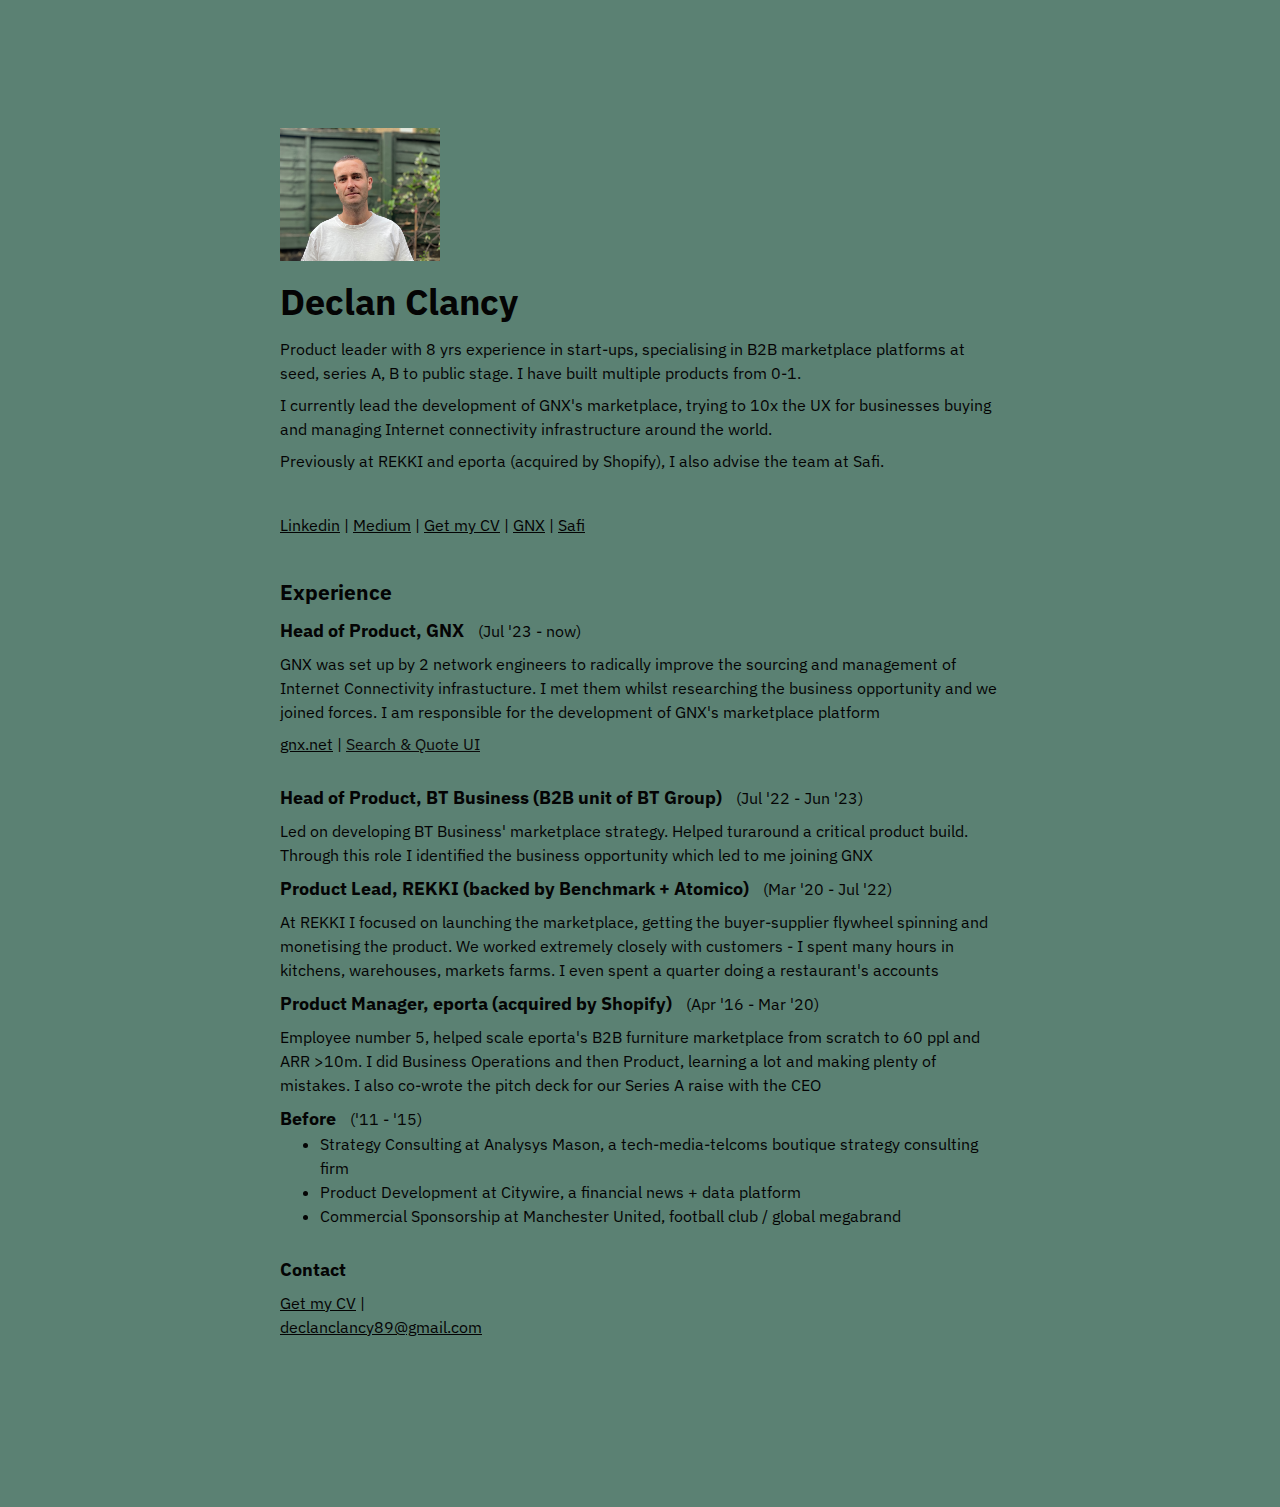
<file: index.html>
<!DOCTYPE html>
<html>
    <head>
        <title>Declan Clancy - Product Leader in London, UK</title>
        <meta name="viewport" content="width=device-width, initial-scale=1" />
        <link rel="stylesheet" href="./styles.css" />
    </head>
    <body>
        <header>
            <img width="160" alt="Profile picture" src="images/profile.JPG" />
            <spacer size="2"></spacer>
            <h1>Declan Clancy</h1>
        </header>

        <spacer size="2"></spacer>
        
        <section class="info">
            <p>Product leader with 8 yrs experience in start-ups, specialising in B2B marketplace platforms at seed, series A, B to public stage. I have built multiple products from 0-1.
                <spacer size="2"></spacer>
                I currently lead the development of GNX's marketplace, trying to 10x the UX for businesses buying and managing Internet connectivity infrastructure around the world.
                <spacer size="2"></spacer>
                Previously at REKKI and eporta (acquired by Shopify), I also advise the team at Safi.
            </section>
        </section>

        <section class="links">
             <a href="https://www.linkedin.com/in/declancy89/">Linkedin</a>
            | <a href="https://medium.com/@declanclancy89/5-tips-for-b2b-960fbcc29d10">Medium</a>
            | <a href="mailto:declanclancy89@gmail.com?subject=Hi%20please%20send%20me%20your%20CV">Get my CV</a>
            | <a href="https://gnx.net/">GNX</a>
            | <a href="https://www.safi.co/">Safi</a>
            </section>
        
        <section>
            <h2>Experience</h2>
            <spacer size="2"></spacer>

            <section>
              <h3 style="display: inline-block; margin: 0;">Head of Product, GNX</h3>
               <p class="years" style="display: inline-block; margin: 0 0 0 10px;">(Jul '23 - now)</p>
               <spacer size="2"></spacer>
                <p>GNX was set up by 2 network engineers to radically improve the sourcing and management of Internet Connectivity infrastucture. I met them whilst researching the business opportunity and we joined forces. I am responsible for the development of GNX's marketplace platform <p>
                    <spacer size="2"></spacer>
             <section>

            <section class="links">
                
                <a href="https://gnx.net/">gnx.net</a>
                | 
                <title>GIF</title>
                <style>
                    #gif-container {
                        display: none; /* Hide the GIF by default */
                        margin-top: 20px;
                    }
                    .link {
                        color: #0b0b0b; /* Blue color for links */
                        text-decoration: underline;
                        cursor: pointer;
                    }
                </style>
                <a href="javascript:void(0);" class="link" onclick="showGif()">Search & Quote UI</a>
                <div id="gif-container">
                    <img width="500" alt="SearchQuote" src="images/Search_Quote.gif" />
                </div>
                <script>
                    function showGif() {
                        var gifContainer = document.getElementById('gif-container');
                        if (gifContainer.style.display === 'none' || gifContainer.style.display === '') {
                            gifContainer.style.display = 'block';
                        } else {
                            gifContainer.style.display = 'none';
                        }
                    }
                </script>

           </section>

           <section>
            <h3 style="display: inline-block; margin: 0;">Head of Product, BT Business (B2B unit of BT Group) </h3>
             <p class="years" style="display: inline-block; margin: 0 0 0 10px;">(Jul '22 - Jun '23)</p>
             <spacer size="2"></spacer>
              <p>Led on developing BT Business' marketplace strategy. Helped turaround a critical product build. Through this role I identified the business opportunity which led to me joining GNX <p>
                  <spacer size="2"></spacer>
         <section>

            <section>
                <h3 style="display: inline-block; margin: 0;">Product Lead, REKKI (backed by Benchmark + Atomico)</h3>
                 <p class="years" style="display: inline-block; margin: 0 0 0 10px;">(Mar '20 - Jul '22)</p>
                 <spacer size="2"></spacer>
                  <p>At REKKI I focused on launching the marketplace, getting the buyer-supplier flywheel spinning and monetising the product. We worked extremely closely with customers - I spent many hours in kitchens, warehouses, markets farms. I even spent a quarter doing a restaurant's accounts  <p>
                      <spacer size="2"></spacer>
             <section>
       
                <section>
                    <h3 style="display: inline-block; margin: 0;">Product Manager, eporta (acquired by Shopify)</h3>
                     <p class="years" style="display: inline-block; margin: 0 0 0 10px;">(Apr '16 - Mar '20)</p>
                     <spacer size="2"></spacer>
                      <p>Employee number 5, helped scale eporta's B2B furniture marketplace from scratch to 60 ppl and ARR >10m. I did Business Operations and then Product, learning a lot and making plenty of mistakes. I also co-wrote the pitch deck for our Series A raise with the CEO <p>
                          <spacer size="2"></spacer>
                 <section>    

              <section>
                <h3 style="display: inline-block; margin: 0;">Before</h3>
                 <p class="years" style="display: inline-block; margin: 0 0 0 10px;">('11 - '15)</p>
                  
                  <ul>
                    <li>Strategy Consulting at Analysys Mason, a tech-media-telcoms boutique strategy consulting firm
                    <li>Product Development at Citywire, a financial news + data platform  
                    <li>Commercial Sponsorship at Manchester United, football club / global megabrand</li>  
                  </ul>
              </section>

              <section>
                <h3>Contact</h3>
                <spacer size="2"></spacer>
                <section>
                <section class="links">
                       <a href="mailto:declanclancy89@gmail.com?subject=Hi%20please%20send%20me%20your%20CV">Get my CV</a>
                       | <p><a href="mailto:declanclancy89@gmail.com">declanclancy89@gmail.com</a></p>
                       </section>
        
    </body>
</html>
</file>
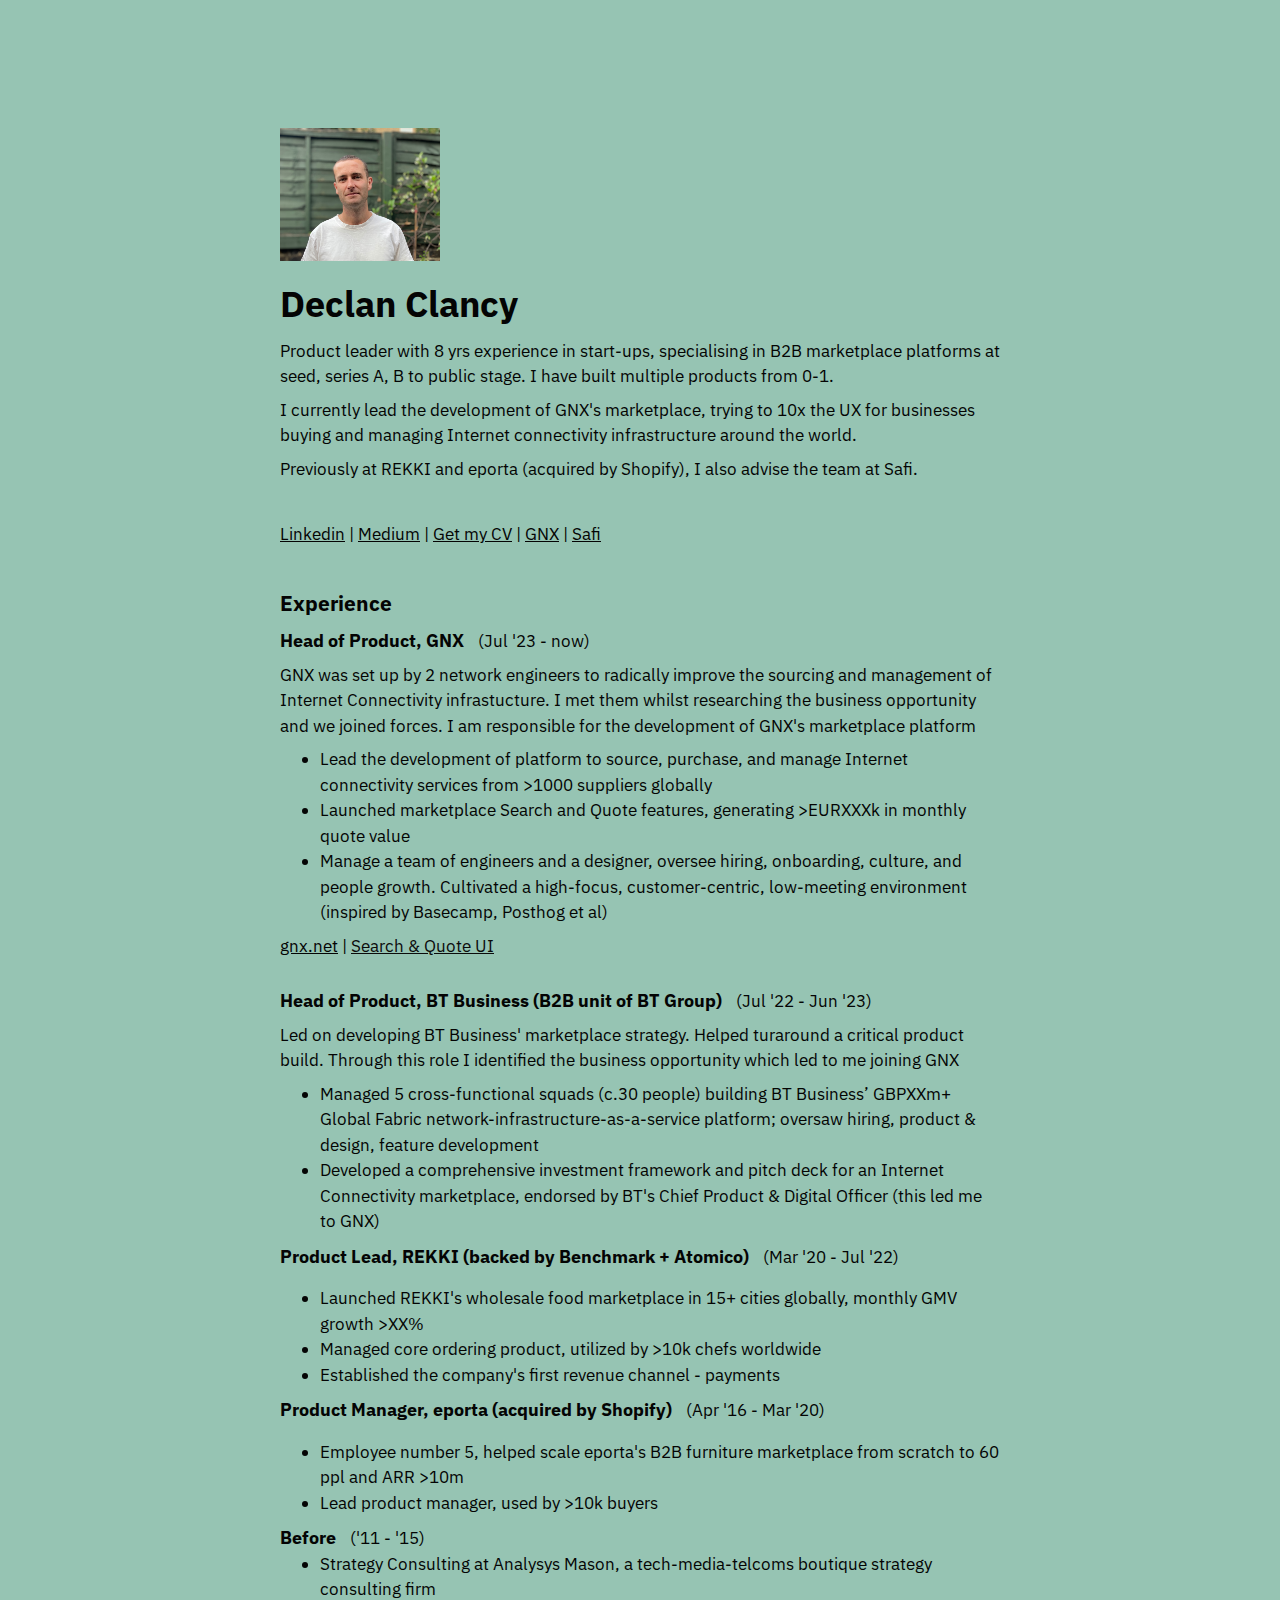
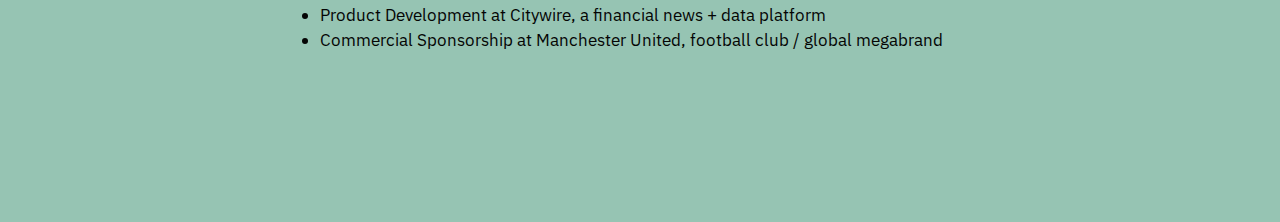
<file: test-site/index.html>
<!DOCTYPE html>
<html>
    <head>
        <title>website</title>
        <meta name="viewport" content="width=device-width, initial-scale=1" />
        <link rel="stylesheet" href="./styles.css" />
    </head>
    <body>
        <header>
            <img width="160" alt="Profile picture" src="images/profile.JPG" />
            <spacer size="2"></spacer>
            <h1>Declan Clancy</h1>
        </header>

        <spacer size="2"></spacer>
        
        <section class="info">
            <p>Product leader with 8 yrs experience in start-ups, specialising in B2B marketplace platforms at seed, series A, B to public stage. I have built multiple products from 0-1.
                <spacer size="2"></spacer>
                I currently lead the development of GNX's marketplace, trying to 10x the UX for businesses buying and managing Internet connectivity infrastructure around the world.
                <spacer size="2"></spacer>
                Previously at REKKI and eporta (acquired by Shopify), I also advise the team at Safi.
            </section>
        </section>

        <section class="links">
             <a href="https://www.linkedin.com/in/declancy89/">Linkedin</a>
            | <a href="https://medium.com/@declanclancy89/5-tips-for-b2b-960fbcc29d10">Medium</a>
            | <a href="mailto:declanclancy89@gmail.com">Get my CV</a>
            | <a href="https://gnx.net/">GNX</a>
            | <a href="https://www.safi.co/">Safi</a>
            </section>
        
        <section>
            <h2>Experience</h2>
            <spacer size="2"></spacer>

            <section>
              <h3 style="display: inline-block; margin: 0;">Head of Product, GNX</h3>
               <p class="years" style="display: inline-block; margin: 0 0 0 10px;">(Jul '23 - now)</p>
               <spacer size="2"></spacer>
                <p>GNX was set up by 2 network engineers to radically improve the sourcing and management of Internet Connectivity infrastucture. I met them whilst researching the business opportunity and we joined forces. I am responsible for the development of GNX's marketplace platform<p>
                    <spacer size="2"></spacer>
                    <ul>
                    <li>Lead the development of platform to source, purchase, and manage Internet connectivity services from >1000 suppliers globally
                    <li>Launched marketplace Search and Quote features, generating >EURXXXk in monthly quote value
                    <li>Manage a team of engineers and a designer, oversee hiring, onboarding, culture, and people growth. Cultivated a high-focus, customer-centric, low-meeting environment (inspired by Basecamp, Posthog et al)
                    <spacer size="2"></spacer>
                    </ul>
             <section>

            <section class="links">
                
                <a href="https://gnx.net/">gnx.net</a>
                | 
                <title>GIF</title>
                <style>
                    #gif-container {
                        display: none; /* Hide the GIF by default */
                        margin-top: 20px;
                    }
                    .link {
                        color: #0b0b0b; /* Blue color for links */
                        text-decoration: underline;
                        cursor: pointer;
                    }
                </style>
                <a href="javascript:void(0);" class="link" onclick="showGif()">Search & Quote UI</a>
                <div id="gif-container">
                    <img width="500" alt="SearchQuote" src="images/Search_Quote.gif" />
                </div>
                <script>
                    function showGif() {
                        var gifContainer = document.getElementById('gif-container');
                        if (gifContainer.style.display === 'none' || gifContainer.style.display === '') {
                            gifContainer.style.display = 'block';
                        } else {
                            gifContainer.style.display = 'none';
                        }
                    }
                </script>

           </section>

           <section>
            <h3 style="display: inline-block; margin: 0;">Head of Product, BT Business (B2B unit of BT Group) </h3>
             <p class="years" style="display: inline-block; margin: 0 0 0 10px;">(Jul '22 - Jun '23)</p>
             <spacer size="2"></spacer>
              <p>Led on developing BT Business' marketplace strategy. Helped turaround a critical product build. Through this role I identified the business opportunity which led to me joining GNX <p>
                  <spacer size="2"></spacer>
                  <ul>
                  <li>Managed 5 cross-functional squads (c.30 people) building BT Business’ GBPXXm+ Global Fabric network-infrastructure-as-a-service platform; oversaw hiring, product & design, feature development
                  <li>Developed a comprehensive investment framework and pitch deck for an Internet Connectivity marketplace, endorsed by BT's Chief Product & Digital Officer (this led me to GNX)
                <spacer size="2"></spacer>
                </ul>
         <section>

            <section>
                <h3 style="display: inline-block; margin: 0;">Product Lead, REKKI (backed by Benchmark + Atomico)</h3>
                 <p class="years" style="display: inline-block; margin: 0 0 0 10px;">(Mar '20 - Jul '22)</p>
                 <spacer size="2"></spacer>
                  <p><p>
                      <spacer size="2"></spacer>
                      <ul>
                      <li>Launched REKKI's wholesale food marketplace in 15+ cities globally, monthly GMV growth >XX%
                      <li>Managed core ordering product, utilized by >10k chefs worldwide
                      <li>Established the company's first revenue channel - payments
                    <spacer size="2"></spacer>
                    </ul>
             <section>
       
                <section>
                    <h3 style="display: inline-block; margin: 0;">Product Manager, eporta (acquired by Shopify)</h3>
                     <p class="years" style="display: inline-block; margin: 0 0 0 10px;">(Apr '16 - Mar '20)</p>
                     <spacer size="2"></spacer>
                      <p><p>
                          <spacer size="2"></spacer>
                          <ul>
                          <li>Employee number 5, helped scale eporta's B2B furniture marketplace from scratch to 60 ppl and ARR >10m
                          <li>Lead product manager, used by >10k buyers
                        <spacer size="2"></spacer>
                        </ul>
                 <section>    

              <section>
                <h3 style="display: inline-block; margin: 0;">Before</h3>
                 <p class="years" style="display: inline-block; margin: 0 0 0 10px;">('11 - '15)</p>
                  
                  <ul>
                    <li>Strategy Consulting at Analysys Mason, a tech-media-telcoms boutique strategy consulting firm
                    <li>Product Development at Citywire, a financial news + data platform  
                    <li>Commercial Sponsorship at Manchester United, football club / global megabrand</li>
                      
                  </ul>
              </section>
        
    </body>
</html>
</file>
<file: styles.css>
@import url('https://fonts.googleapis.com/css2?family=IBM+Plex+Sans:ital,wght@0,100;0,200;0,300;0,400;0,500;0,600;0,700;1,100;1,200;1,300;1,400;1,500;1,600;1,700&family=Space+Grotesk:wght@300..700&display=swap');

* { margin: 0; }

body {
    max-width: 720px;
    margin: auto;
    padding: 128px 48px;
    background: #5b8173;
    font-family: "IBM Plex Sans", -apple-system, sans-serif;
    font-size: 16px;
    line-height: 1.5;
    color: #040404;
}

h1 { font-size: 36px; }
h2 { font-size: 21px; }
h3 { font-size: 18px; }
h4 { font-size: 15px; }
h5 { font-size: 13px; }

spacer {
    display: block;
    width: 100%;
    clear: both;
    height: 8px;
}

spacer[size="2"] { height: 8px; }
spacer[size="3"] { height: 20px; }
spacer[size="4"] { height: 40px; }

a, a:visited { color: #040404; }
a:hover { color: #040404; }

section { margin-bottom: 40px; }
section section { margin-bottom: 28px; }

.years { color: #040404; }

.download-link {
    display: flex;
    align-items: center;
    gap: 0.5em;
}
</file>
<file: test-site/styles.css>
@import url('https://fonts.googleapis.com/css2?family=IBM+Plex+Sans:ital,wght@0,100;0,200;0,300;0,400;0,500;0,600;0,700;1,100;1,200;1,300;1,400;1,500;1,600;1,700&family=Space+Grotesk:wght@300..700&display=swap');

* { margin: 0; }

body {
    max-width: 720px;
    margin: auto;
    padding: 128px 48px;
    background: #96c4b3;
    font-family: "IBM Plex Sans", -apple-system, sans-serif;
    font-size: 17px;
    line-height: 1.5;
    color: #040404;
}

h1 { font-size: 36px; }
h2 { font-size: 21px; }
h3 { font-size: 18px; }
h4 { font-size: 15px; }
h5 { font-size: 13px; }

spacer {
    display: block;
    width: 100%;
    clear: both;
    height: 8px;
}

spacer[size="2"] { height: 8px; }
spacer[size="3"] { height: 20px; }
spacer[size="4"] { height: 40px; }

a, a:visited { color: #040404; }
a:hover { color: #040404; }

section { margin-bottom: 40px; }
section section { margin-bottom: 28px; }

.years { color: #040404; }

.download-link {
    display: flex;
    align-items: center;
    gap: 0.5em;
}
</file>
